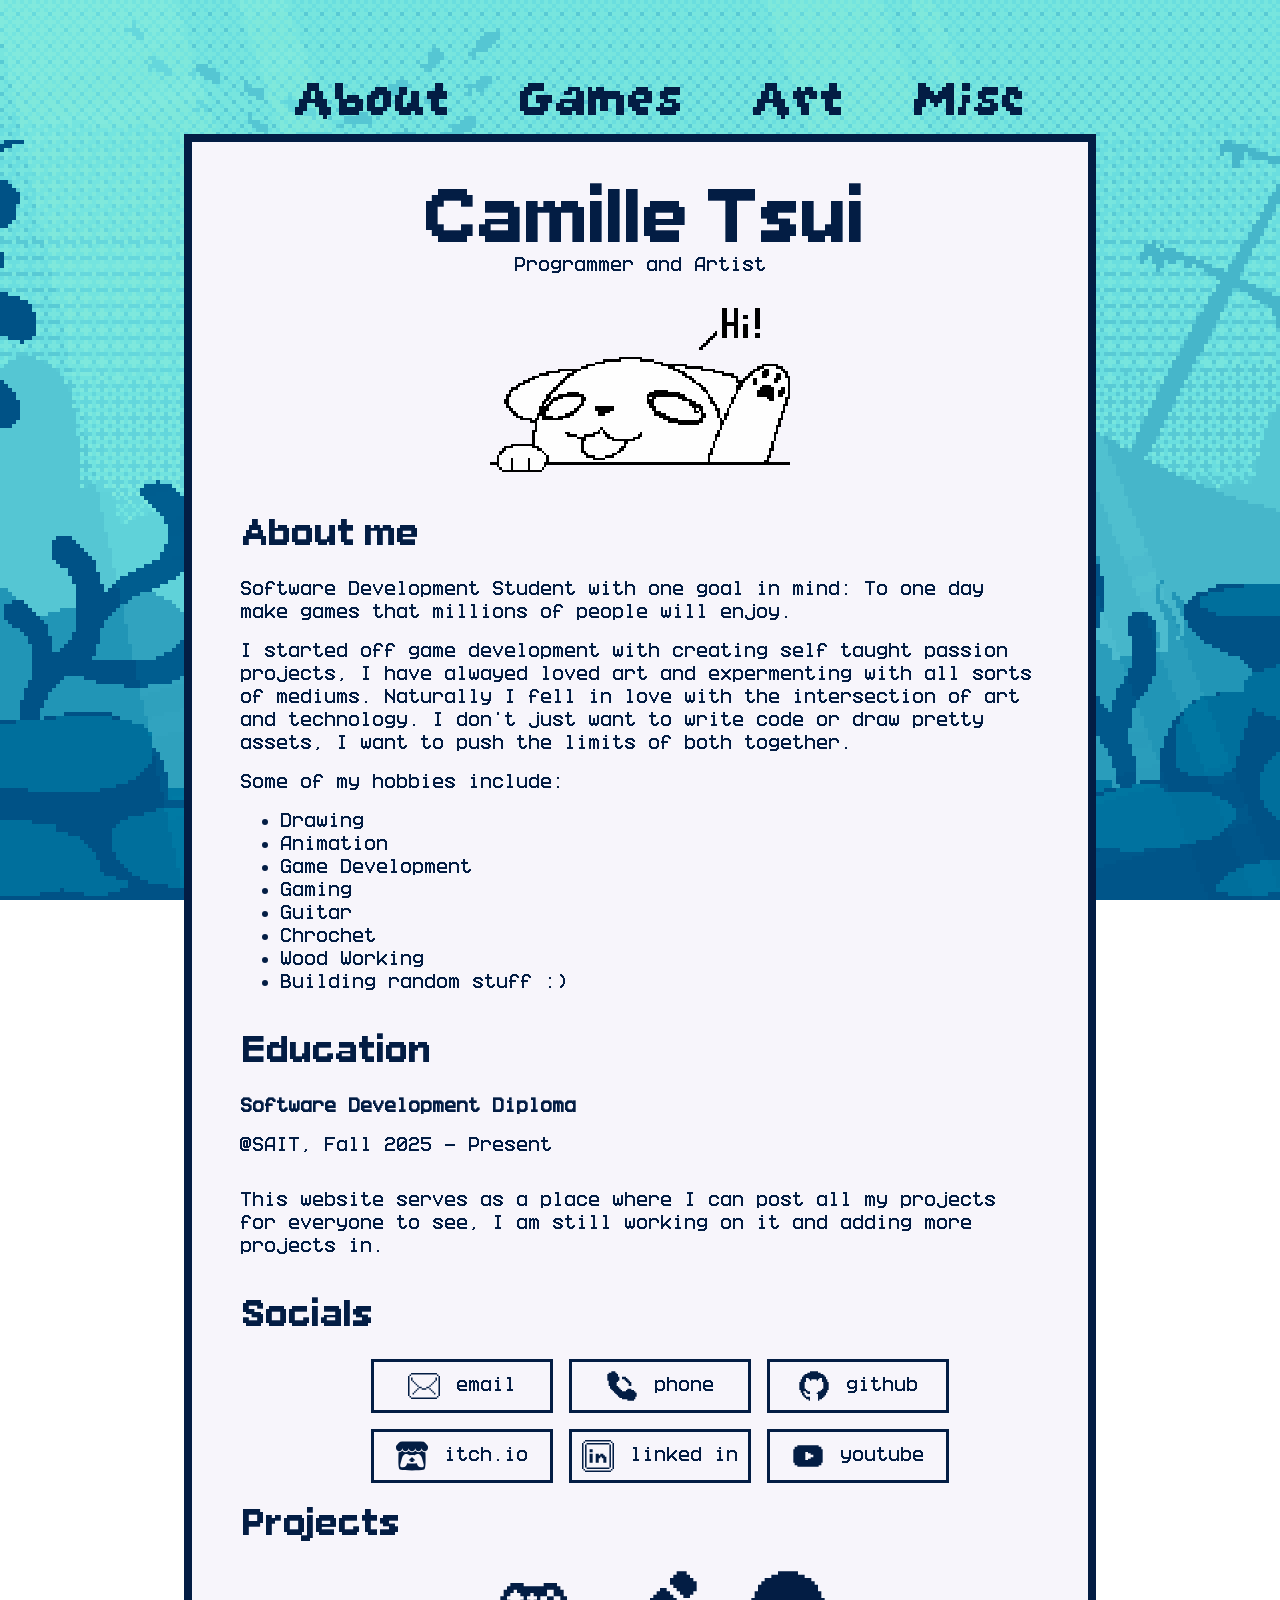
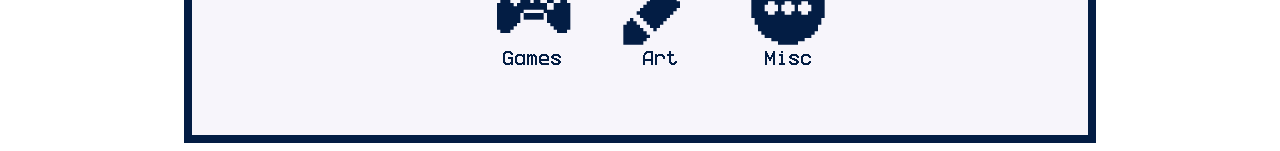
<file: index.html>
<!DOCTYPE html>
<html lang="en">
<head>
    <meta charset="UTF-8">
    <meta name="viewport" content="width=device-width, initial-scale=1.0">
    <title>Camille Tsui Home</title>
    <link rel="stylesheet" href="./styles/styles.css">
    <script src="./scripts/scripts.js" defer></script>
    <script src="./scripts/index-script.js" defer></script>
</head>
<body>
    <header>
        <div id="navbar"></div>
    </header>
    <main>
        <h1>Camille Tsui</h1>
        <p id="job-title">Programmer and Artist</p>
        <img src="./images/cat-hi.png" alt="profile picture" class="profile-pic">

        <section class="about-me">
            <h2>About me</h2>
            <p>Software Development Student with one goal in mind: To one day make games that millions of people will enjoy.</p>
            <p>
                I started off game development with creating self taught passion projects, I have alwayed loved art and expermenting with all sorts of mediums. 
                Naturally I fell in love with the intersection of art and technology. I don't just want to write code or draw pretty assets, I want to push the limits of both together.
            </p>
            <p>
                Some of my hobbies include:
            </p>
            <ul>
                <li>Drawing</li>
                <li>Animation</li>
                <li>Game Development</li>
                <li>Gaming</li>
                <li>Guitar</li>
                <li>Chrochet</li>
                <li>Wood Working</li>
                <li>Building random stuff :)</li>
            </ul>
        </section>

        <section>
            <h2>Education</h2>
            <h3>Software Development Diploma</h3>
            <p>@SAIT, Fall 2025 - Present</p>
        </section>

        <section>
            <p>This website serves as a place where I can post all my projects for everyone to see, I am still working on it and adding more projects in.</p>
        </section>

        <section class="socials">
            <h2>Socials</h2>
            <ul>
                <li id="email">
                    <svg xmlns="http://www.w3.org/2000/svg" width="32" height="32" viewBox="0 0 32 32"><path fill="currentColor" d="M30.47 6.1H32v19.8h-1.53Zm-1.52 19.8h1.52v1.53h-1.52Zm0-21.33h1.52V6.1h-1.52Zm-1.52 3.05h1.52v3.05h-1.52ZM3.05 27.43h25.9v1.52H3.05Zm22.85-4.57h1.53v1.52H25.9Zm0-12.19h1.53v1.52H25.9Zm-1.52 10.66h1.52v1.53h-1.52Zm0-9.14h1.52v1.52h-1.52Zm-1.53 7.62h1.53v1.52h-1.53Zm0-6.1h1.53v1.53h-1.53Zm-1.52 4.58h1.52v1.52h-1.52Zm0-3.05h1.52v1.52h-1.52Zm-3.05 1.52h3.05v1.53h-3.05Zm-4.57 1.53h4.57v1.52h-4.57Zm-3.05-1.53h3.05v1.53h-3.05Zm-1.52 1.53h1.52v1.52H9.14Zm0-3.05h1.52v1.52H9.14Zm-1.52 4.57h1.52v1.52H7.62Zm0-6.1h1.52v1.53H7.62Zm-1.53 7.62h1.53v1.53H6.09Zm0-9.14h1.53v1.52H6.09ZM4.57 22.86h1.52v1.52H4.57Zm0-12.19h1.52v1.52H4.57ZM3.05 3.05h25.9v1.52H3.05Zm0 4.57h1.52v3.05H3.05ZM1.52 25.9h1.53v1.53H1.52Zm0-21.33h1.53V6.1H1.52ZM0 6.1h1.52v19.8H0Z"/></svg>
                    email
                </li>
                <li id="phone">
                    <svg xmlns="http://www.w3.org/2000/svg"  viewBox="0 0 24 24"><path fill="currentColor" d="M12 7V5h3v1h1v1h1v1h1v1h1v3h-2v-2h-1V9h-1V8h-1V7z"/><path fill="currentColor" d="M23 17v3h-1v2h-1v1h-5v-1h-4v-1h-2v-1H9v-1H8v-1H7v-1H6v-1H5v-1H4v-1H3v-2H2V8H1V3h1V2h2V1h3v1h1v1h1v2h1v3H9v1H8v3h1v1h1v1h1v1h1v1h3v-1h1v-1h3v1h2v1h1v1z"/></svg>
                    phone
                </li>
                <li id="github">
                    <svg xmlns="http://www.w3.org/2000/svg"  viewBox="0 0 24 24"><path fill="currentColor" d="M23 [base64]"/></svg>
                    github
                </li>
                <li id="itch.io">
                    <svg xmlns="http://www.w3.org/2000/svg"  viewBox="0 0 24 24"><path fill="currentColor" d="M3.13 1.338C2.08 1.96.02 4.328 0 4.95v1.03c0 1.303 1.22 2.45 2.325 2.45c1.33 0 2.436-1.102 2.436-2.41c0 1.308 1.07 2.41 2.4 2.41c1.328 0 2.362-1.102 2.362-2.41c0 1.308 1.137 2.41 2.466 2.41h.024c1.33 0 2.466-1.102 2.466-2.41c0 1.308 1.034 2.41 2.363 2.41c1.33 0 2.4-1.102 2.4-2.41c0 1.308 1.106 2.41 2.435 2.41C22.78 8.43 24 7.282 24 5.98V4.95c-.02-.62-2.082-2.99-3.13-3.612c-3.253-.114-5.508-.134-8.87-.133c-3.362 0-7.945.053-8.87.133m6.376 6.477a2.7 2.7 0 0 1-.468.602c-.5.49-1.19.795-1.947.795a2.8 2.8 0 0 1-1.95-.795a2.6 2.6 0 0 1-.446-.59a2.8 2.8 0 0 1-.486.59a2.8 2.8 0 0 1-1.95.795a.8.8 0 0 1-.264-.052a40 40 0 0 0-.168 2.95v.005l-.006 1.167c.02 2.334-.23 7.564 1.03 8.85c1.952.454 5.545.662 9.15.663c3.605 0 7.198-.21 9.15-.664c1.26-1.284 1.01-6.514 1.03-8.848l-.006-1.167v-.004a40 40 0 0 0-.168-2.95a.9.9 0 0 1-.263.052a2.8 2.8 0 0 1-1.95-.795a2.7 2.7 0 0 1-.486-.59c-.127.22-.265.412-.447.59a2.8 2.8 0 0 1-1.95.794c-.76 0-1.446-.303-1.948-.793a2.7 2.7 0 0 1-.468-.602a2.7 2.7 0 0 1-.463.602a2.8 2.8 0 0 1-1.95.794h-.16a2.8 2.8 0 0 1-1.95-.793a2.7 2.7 0 0 1-.464-.602zm-2.004 2.59v.002c.795.002 1.5 0 2.373.953A20 20 0 0 1 12 11.253c.72 0 1.438.035 2.125.107c.873-.953 1.578-.95 2.372-.953c.376 0 1.876 0 2.92 2.934l1.123 4.028c.832 2.995-.266 3.068-1.636 3.07c-2.03-.075-3.156-1.55-3.156-3.025c-1.124.184-2.436.276-3.748.277c-1.312 0-2.624-.093-3.748-.277c0 1.475-1.125 2.95-3.156 3.026c-1.37-.004-2.468-.077-1.636-3.072l1.122-4.027c1.045-2.934 2.545-2.934 2.92-2.934zM12 12.714c-.002.002-2.14 1.964-2.523 2.662l1.4-.056v1.22c0 .056.56.033 1.123.007c.562.026 1.124.05 1.124-.008v-1.22l1.4.055C14.138 14.677 12 12.713 12 12.713z"/></svg>
                    itch.io
                </li>
                <li id="linked-in">
                    <svg xmlns="http://www.w3.org/2000/svg" viewBox="0 0 32 32"><path fill="currentColor" d="M30.47 3.05H32v25.9h-1.53Zm-1.52 25.9h1.52v1.53h-1.52Zm0-27.43h1.52v1.53h-1.52Zm-1.53 3.05h1.53v22.86h-1.53ZM3.04 30.48h25.91V32H3.04Zm1.53-3.05h22.85v1.52H4.57Zm18.28-12.19h-1.52v-1.53h-3.05v1.53h-1.52v-1.53h-3.05v9.15h3.05v-4.57h1.52v-1.53h1.53v1.53h1.52v4.57h3.05v-6.1h-1.53zM7.61 13.71h3.05v9.15H7.61Zm0-4.57h3.05v3.05H7.61ZM4.57 3.05h22.85v1.52H4.57ZM3.04 0h25.91v1.52H3.04Zm0 4.57h1.53v22.86H3.04ZM1.52 28.95h1.52v1.53H1.52Zm0-27.43h1.52v1.53H1.52ZM0 3.05h1.52v25.9H0Z"/></svg>
                    linked in
                </li>
                <li id="youtube">
                    <svg xmlns="http://www.w3.org/2000/svg"  viewBox="0 0 24 24"><path fill="currentColor" d="M22 7V5h-2V4H4v1H2v2H1v10h1v2h2v1h16v-1h2v-2h1V7zm-10 8h-2V9h2v1h2v1h2v2h-2v1h-2z"/></svg>
                    youtube
                </li>
            </ul>
        </section>

        <section class="projects">
            <h2>Projects</h2>
            <ul>
                <li id="games">
                    <svg xmlns="http://www.w3.org/2000/svg"  viewBox="0 0 24 24"><path fill="currentColor" d="M15.503 13.502H9.502v2h6.001z"/><path fill="currentColor" d="M22.505 10.501v-2h-1v-2h-1v-1h-1V4.5h-4.002v1H9.502v-1H5.5v1h-1v1h-1v2h-1v2.001h-1v8.002h1v1h3v-1h1.001v-1h1v-1h1v-3.001h1v-1h6.002v1h1v3h1v1.001h1v1h1.001v1h3v-1h1.001v-8.002zm-17.004-2v-1h1v-1h1v1h1v1h1v1h-1v1h-1v1h-1v-1h-1v-1h-1v-1zm8.002 1h-1v1h-1v-1h-1.001v-1h1v-1h1v1h1zm7.001 1h-2v2h-2v-2h-2.001v-2h2v-2h2v2h2.001z"/><path fill="currentColor" d="M18.504 8.501h-2v2h2z"/></svg>
                    Games
                </li>
                <li id="art">
                    <svg xmlns="http://www.w3.org/2000/svg" viewBox="0 0 24 24"><path fill="currentColor" d="M8 [base64]"/></svg>
                    Art
                </li>
                <li id="misc">
                    <svg xmlns="http://www.w3.org/2000/svg"  viewBox="0 0 24 24"><path fill="currentColor" d="M22 9V7h-1V5h-1V4h-1V3h-2V2h-2V1H9v1H7v1H5v1H4v1H3v2H2v2H1v6h1v2h1v2h1v1h1v1h2v1h2v1h6v-1h2v-1h2v-1h1v-1h1v-2h1v-2h1V9zm-9 1v1h1v2h-1v1h-2v-1h-1v-2h1v-1zm-8 1h1v-1h2v1h1v2H8v1H6v-1H5zm14 2h-1v1h-2v-1h-1v-2h1v-1h2v1h1z"/></svg>
                    Misc
                </li>
            </ul>
        </section>
    </main>
</body>
</html>
</file>
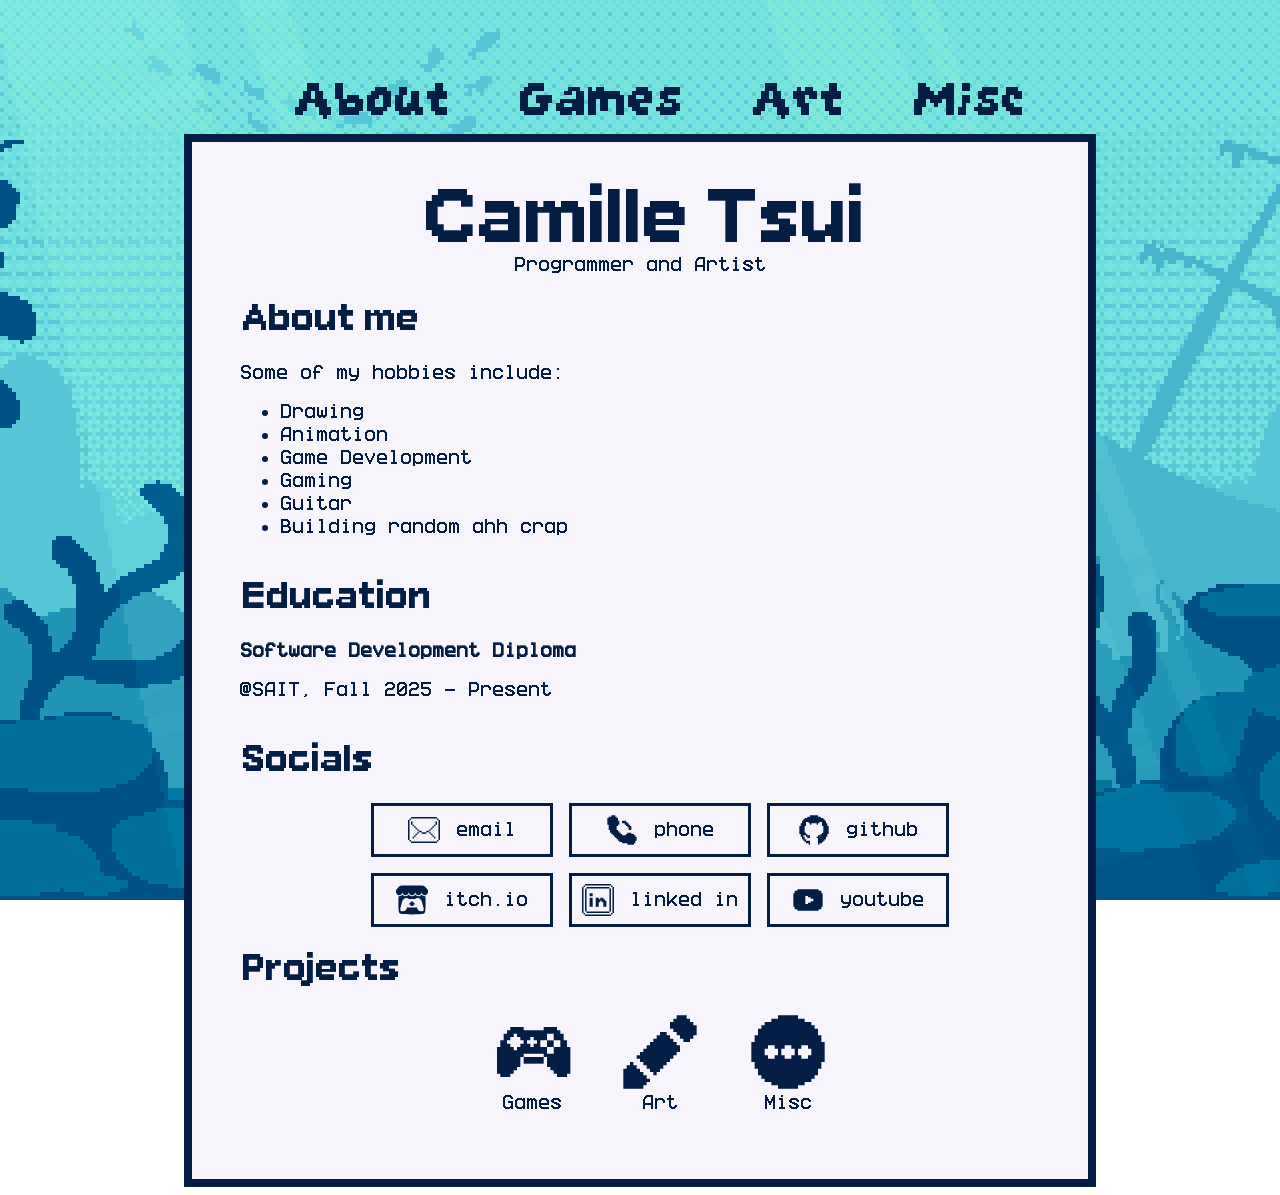
<file: pages/index.html>
<!DOCTYPE html>
<html lang="en">
<head>
    <meta charset="UTF-8">
    <meta name="viewport" content="width=device-width, initial-scale=1.0">
    <title>Camille Tsui Home</title>
    <link rel="stylesheet" href="../styles/styles.css">
    <script src="../scripts/scripts.js" defer></script>
    <script src="../scripts/index-script.js" defer></script>
</head>
<body>
    <header>
        <div id="navbar"></div>
    </header>
    <main>
        <h1>Camille Tsui</h1>
        <p id="job-title">Programmer and Artist</p> <!--description of self-->

        <section class="about-me">
            <h2>About me</h2>
            <p><!--Combining creativity with technology is what I'm about. <br> -->
                Some of my hobbies include:
            </p>
            <ul>
                <li>Drawing</li>
                <li>Animation</li>
                <li>Game Development</li>
                <li>Gaming</li>
                <li>Guitar</li>
                <li>Building random ahh crap</li>
            </ul>
        </section>

        <section>
            <h2>Education</h2>
            <h3>Software Development Diploma</h3>
            <p>@SAIT, Fall 2025 - Present</p>
        </section>

        <section class="socials">
            <h2>Socials</h2>
            <ul>
                <li id="email">
                    <svg xmlns="http://www.w3.org/2000/svg" width="32" height="32" viewBox="0 0 32 32"><path fill="currentColor" d="M30.47 6.1H32v19.8h-1.53Zm-1.52 19.8h1.52v1.53h-1.52Zm0-21.33h1.52V6.1h-1.52Zm-1.52 3.05h1.52v3.05h-1.52ZM3.05 27.43h25.9v1.52H3.05Zm22.85-4.57h1.53v1.52H25.9Zm0-12.19h1.53v1.52H25.9Zm-1.52 10.66h1.52v1.53h-1.52Zm0-9.14h1.52v1.52h-1.52Zm-1.53 7.62h1.53v1.52h-1.53Zm0-6.1h1.53v1.53h-1.53Zm-1.52 4.58h1.52v1.52h-1.52Zm0-3.05h1.52v1.52h-1.52Zm-3.05 1.52h3.05v1.53h-3.05Zm-4.57 1.53h4.57v1.52h-4.57Zm-3.05-1.53h3.05v1.53h-3.05Zm-1.52 1.53h1.52v1.52H9.14Zm0-3.05h1.52v1.52H9.14Zm-1.52 4.57h1.52v1.52H7.62Zm0-6.1h1.52v1.53H7.62Zm-1.53 7.62h1.53v1.53H6.09Zm0-9.14h1.53v1.52H6.09ZM4.57 22.86h1.52v1.52H4.57Zm0-12.19h1.52v1.52H4.57ZM3.05 3.05h25.9v1.52H3.05Zm0 4.57h1.52v3.05H3.05ZM1.52 25.9h1.53v1.53H1.52Zm0-21.33h1.53V6.1H1.52ZM0 6.1h1.52v19.8H0Z"/></svg>
                    email
                </li>
                <li id="phone">
                    <svg xmlns="http://www.w3.org/2000/svg"  viewBox="0 0 24 24"><path fill="currentColor" d="M12 7V5h3v1h1v1h1v1h1v1h1v3h-2v-2h-1V9h-1V8h-1V7z"/><path fill="currentColor" d="M23 17v3h-1v2h-1v1h-5v-1h-4v-1h-2v-1H9v-1H8v-1H7v-1H6v-1H5v-1H4v-1H3v-2H2V8H1V3h1V2h2V1h3v1h1v1h1v2h1v3H9v1H8v3h1v1h1v1h1v1h1v1h3v-1h1v-1h3v1h2v1h1v1z"/></svg>
                    phone
                </li>
                <li id="github">
                    <svg xmlns="http://www.w3.org/2000/svg"  viewBox="0 0 24 24"><path fill="currentColor" d="M23 [base64]"/></svg>
                    <!-- <svg xmlns="http://www.w3.org/2000/svg" width="24" height="24" viewBox="0 0 24 24"><path fill="currentColor" d="M12 .297c-6.63 0-12 5.373-12 12c0 5.303 3.438 9.8 8.205 11.385c.6.113.82-.258.82-.577c0-.285-.01-1.04-.015-2.04c-3.338.724-4.042-1.61-4.042-1.61C4.422 18.07 3.633 17.7 3.633 17.7c-1.087-.744.084-.729.084-.729c1.205.084 1.838 1.236 1.838 1.236c1.07 1.835 2.809 1.305 3.495.998c.108-.776.417-1.305.76-1.605c-2.665-.3-5.466-1.332-5.466-5.93c0-1.31.465-2.38 1.235-3.22c-.135-.303-.54-1.523.105-3.176c0 0 1.005-.322 3.3 1.23c.96-.267 1.98-.399 3-.405c1.02.006 2.04.138 3 .405c2.28-1.552 3.285-1.23 3.285-1.23c.645 1.653.24 2.873.12 3.176c.765.84 1.23 1.91 1.23 3.22c0 4.61-2.805 5.625-5.475 5.92c.42.36.81 1.096.81 2.22c0 1.606-.015 2.896-.015 3.286c0 .315.21.69.825.57C20.565 22.092 24 17.592 24 12.297c0-6.627-5.373-12-12-12"/></svg> -->
                    github
                </li>
                <li id="itch.io">
                    <svg xmlns="http://www.w3.org/2000/svg"  viewBox="0 0 24 24"><path fill="currentColor" d="M3.13 1.338C2.08 1.96.02 4.328 0 4.95v1.03c0 1.303 1.22 2.45 2.325 2.45c1.33 0 2.436-1.102 2.436-2.41c0 1.308 1.07 2.41 2.4 2.41c1.328 0 2.362-1.102 2.362-2.41c0 1.308 1.137 2.41 2.466 2.41h.024c1.33 0 2.466-1.102 2.466-2.41c0 1.308 1.034 2.41 2.363 2.41c1.33 0 2.4-1.102 2.4-2.41c0 1.308 1.106 2.41 2.435 2.41C22.78 8.43 24 7.282 24 5.98V4.95c-.02-.62-2.082-2.99-3.13-3.612c-3.253-.114-5.508-.134-8.87-.133c-3.362 0-7.945.053-8.87.133m6.376 6.477a2.7 2.7 0 0 1-.468.602c-.5.49-1.19.795-1.947.795a2.8 2.8 0 0 1-1.95-.795a2.6 2.6 0 0 1-.446-.59a2.8 2.8 0 0 1-.486.59a2.8 2.8 0 0 1-1.95.795a.8.8 0 0 1-.264-.052a40 40 0 0 0-.168 2.95v.005l-.006 1.167c.02 2.334-.23 7.564 1.03 8.85c1.952.454 5.545.662 9.15.663c3.605 0 7.198-.21 9.15-.664c1.26-1.284 1.01-6.514 1.03-8.848l-.006-1.167v-.004a40 40 0 0 0-.168-2.95a.9.9 0 0 1-.263.052a2.8 2.8 0 0 1-1.95-.795a2.7 2.7 0 0 1-.486-.59c-.127.22-.265.412-.447.59a2.8 2.8 0 0 1-1.95.794c-.76 0-1.446-.303-1.948-.793a2.7 2.7 0 0 1-.468-.602a2.7 2.7 0 0 1-.463.602a2.8 2.8 0 0 1-1.95.794h-.16a2.8 2.8 0 0 1-1.95-.793a2.7 2.7 0 0 1-.464-.602zm-2.004 2.59v.002c.795.002 1.5 0 2.373.953A20 20 0 0 1 12 11.253c.72 0 1.438.035 2.125.107c.873-.953 1.578-.95 2.372-.953c.376 0 1.876 0 2.92 2.934l1.123 4.028c.832 2.995-.266 3.068-1.636 3.07c-2.03-.075-3.156-1.55-3.156-3.025c-1.124.184-2.436.276-3.748.277c-1.312 0-2.624-.093-3.748-.277c0 1.475-1.125 2.95-3.156 3.026c-1.37-.004-2.468-.077-1.636-3.072l1.122-4.027c1.045-2.934 2.545-2.934 2.92-2.934zM12 12.714c-.002.002-2.14 1.964-2.523 2.662l1.4-.056v1.22c0 .056.56.033 1.123.007c.562.026 1.124.05 1.124-.008v-1.22l1.4.055C14.138 14.677 12 12.713 12 12.713z"/></svg>
                    itch.io
                </li>
                <li id="linked-in">
                    <svg xmlns="http://www.w3.org/2000/svg" viewBox="0 0 32 32"><path fill="currentColor" d="M30.47 3.05H32v25.9h-1.53Zm-1.52 25.9h1.52v1.53h-1.52Zm0-27.43h1.52v1.53h-1.52Zm-1.53 3.05h1.53v22.86h-1.53ZM3.04 30.48h25.91V32H3.04Zm1.53-3.05h22.85v1.52H4.57Zm18.28-12.19h-1.52v-1.53h-3.05v1.53h-1.52v-1.53h-3.05v9.15h3.05v-4.57h1.52v-1.53h1.53v1.53h1.52v4.57h3.05v-6.1h-1.53zM7.61 13.71h3.05v9.15H7.61Zm0-4.57h3.05v3.05H7.61ZM4.57 3.05h22.85v1.52H4.57ZM3.04 0h25.91v1.52H3.04Zm0 4.57h1.53v22.86H3.04ZM1.52 28.95h1.52v1.53H1.52Zm0-27.43h1.52v1.53H1.52ZM0 3.05h1.52v25.9H0Z"/></svg>
                    linked in
                </li>
                <li id="youtube">
                    <svg xmlns="http://www.w3.org/2000/svg"  viewBox="0 0 24 24"><path fill="currentColor" d="M22 7V5h-2V4H4v1H2v2H1v10h1v2h2v1h16v-1h2v-2h1V7zm-10 8h-2V9h2v1h2v1h2v2h-2v1h-2z"/></svg>
                   <!-- <svg xmlns="http://www.w3.org/2000/svg" width="24" height="24" viewBox="0 0 24 24"><path fill="currentColor" d="M23.498 6.186a3.02 3.02 0 0 0-2.122-2.136C19.505 3.545 12 3.545 12 3.545s-7.505 0-9.377.505A3.02 3.02 0 0 0 .502 6.186C0 8.07 0 12 0 12s0 3.93.502 5.814a3.02 3.02 0 0 0 2.122 2.136c1.871.505 9.376.505 9.376.505s7.505 0 9.377-.505a3.02 3.02 0 0 0 2.122-2.136C24 15.93 24 12 24 12s0-3.93-.502-5.814M9.545 15.568V8.432L15.818 12z"/></svg> -->
                    youtube
                </li>
            </ul>
        </section>

        <section class="projects">
            <h2>Projects</h2>
            <!--Add project cards-->
            <ul>
                <li id="games">
                    <svg xmlns="http://www.w3.org/2000/svg"  viewBox="0 0 24 24"><path fill="currentColor" d="M15.503 13.502H9.502v2h6.001z"/><path fill="currentColor" d="M22.505 10.501v-2h-1v-2h-1v-1h-1V4.5h-4.002v1H9.502v-1H5.5v1h-1v1h-1v2h-1v2.001h-1v8.002h1v1h3v-1h1.001v-1h1v-1h1v-3.001h1v-1h6.002v1h1v3h1v1.001h1v1h1.001v1h3v-1h1.001v-8.002zm-17.004-2v-1h1v-1h1v1h1v1h1v1h-1v1h-1v1h-1v-1h-1v-1h-1v-1zm8.002 1h-1v1h-1v-1h-1.001v-1h1v-1h1v1h1zm7.001 1h-2v2h-2v-2h-2.001v-2h2v-2h2v2h2.001z"/><path fill="currentColor" d="M18.504 8.501h-2v2h2z"/></svg>
                    Games
                </li>
                <li id="art">
                    <svg xmlns="http://www.w3.org/2000/svg" viewBox="0 0 24 24"><path fill="currentColor" d="M8 [base64]"/></svg>
                    Art
                </li>
                <li id="misc">
                    <svg xmlns="http://www.w3.org/2000/svg"  viewBox="0 0 24 24"><path fill="currentColor" d="M22 9V7h-1V5h-1V4h-1V3h-2V2h-2V1H9v1H7v1H5v1H4v1H3v2H2v2H1v6h1v2h1v2h1v1h1v1h2v1h2v1h6v-1h2v-1h2v-1h1v-1h1v-2h1v-2h1V9zm-9 1v1h1v2h-1v1h-2v-1h-1v-2h1v-1zm-8 1h1v-1h2v1h1v2H8v1H6v-1H5zm14 2h-1v1h-2v-1h-1v-2h1v-1h2v1h1z"/></svg>
                    Misc
                </li>
            </ul>
        </section>
    </main>
</body>
</html>
</file>
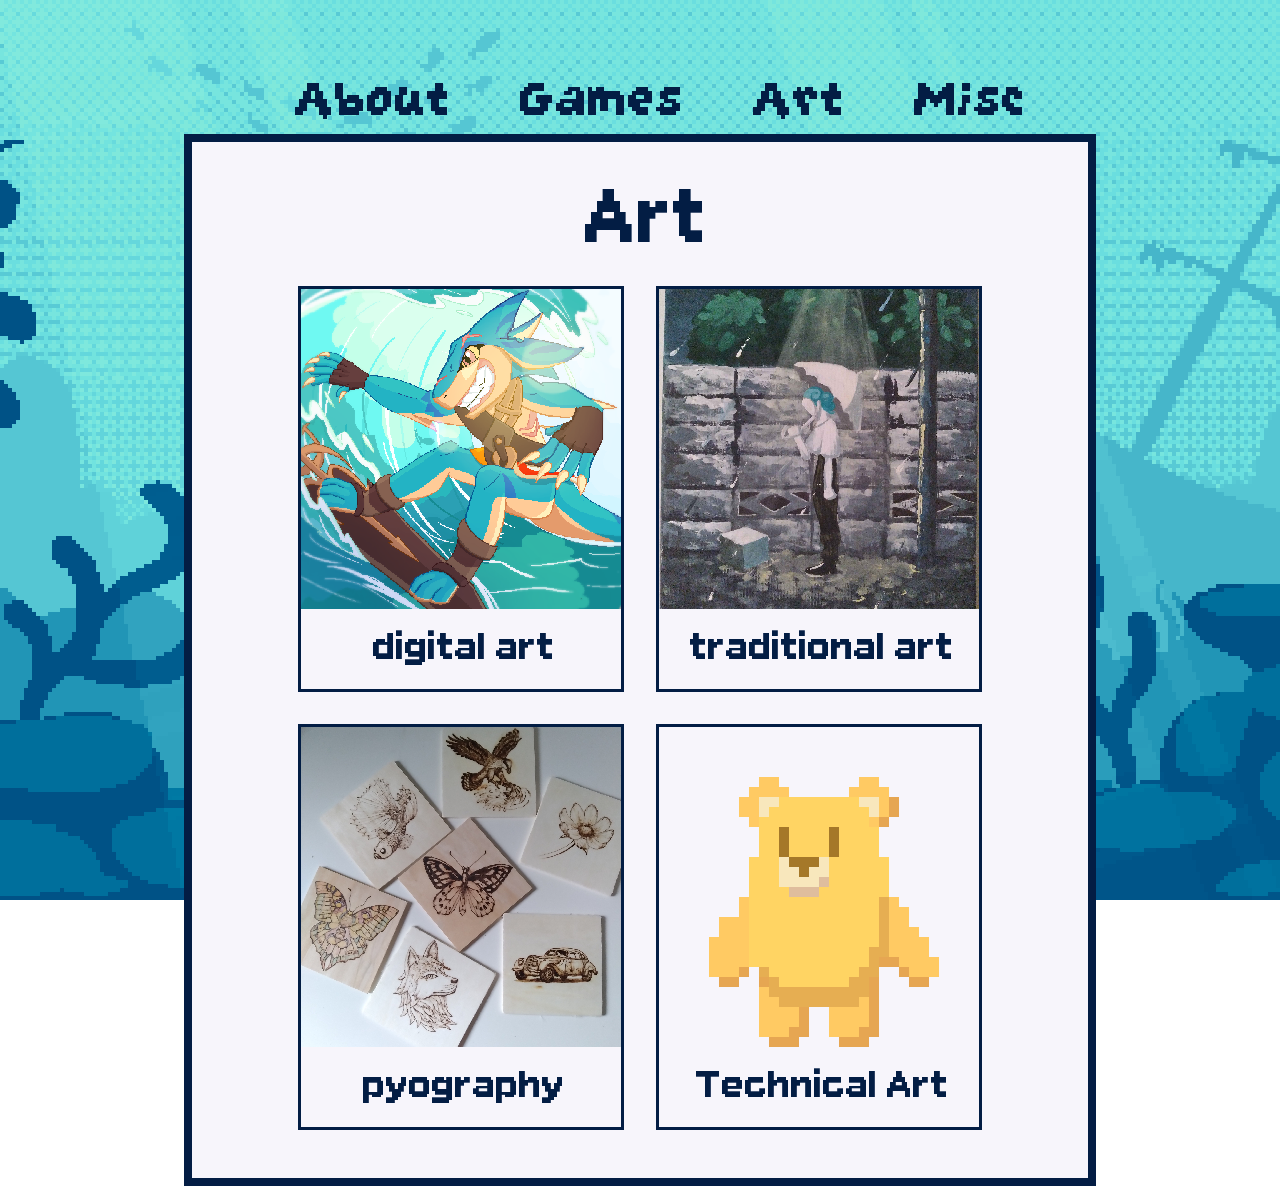
<file: pages/art.html>
<!DOCTYPE html>
<html lang="en">
<head>
    <meta charset="UTF-8">
    <meta name="viewport" content="width=device-width, initial-scale=1.0">
    <title>Art</title>
    <link rel="stylesheet" href="../styles/styles.css">
    <script src="../scripts/scripts.js" defer></script>
    <script src="../scripts/art-script.js" defer></script>
</head>
<body>
    <header>
        <div id="navbar"></div>
    </header>
    <div class="full-img" id="fullImgBox">
        <img src = "../images/test-image.jpg" id="fullImg">
        <span onclick="closeFullImg()">X</span>
    </div>
    <main>
        <h1>Art</h1>
        <div class="arts-container">

            <div class="art-card" onclick="goToArtPage('digital-art')">
                <img class="art-card-image" src="../images/art/digital-art/mako.png">
                <h2 class="art-title">digital art</h2>
            </div>

            <div class="art-card" onclick="goToArtPage('traditional-art')">
                <img class="art-card-image" src="../images/art/traditional-art/Dramatugry.jpg">
                <h2 class="art-title">traditional art</h2>
            </div>

            <div class="art-card" onclick="goToArtPage('pyrography')">
                <img class="art-card-image" src="../images/art/pyography/collection.jpg">
                <h2 class="art-title">pyography</h2>
            </div>
            <div class="art-card" onclick="goToTechnicalArtPage()">
                <img class="art-card-image" src="../images/art/technical-art/bear.png">
                <h2 class="art-title">Technical Art</h2>
            </div>
        </div>
    </main>
</body>
</html>
</file>
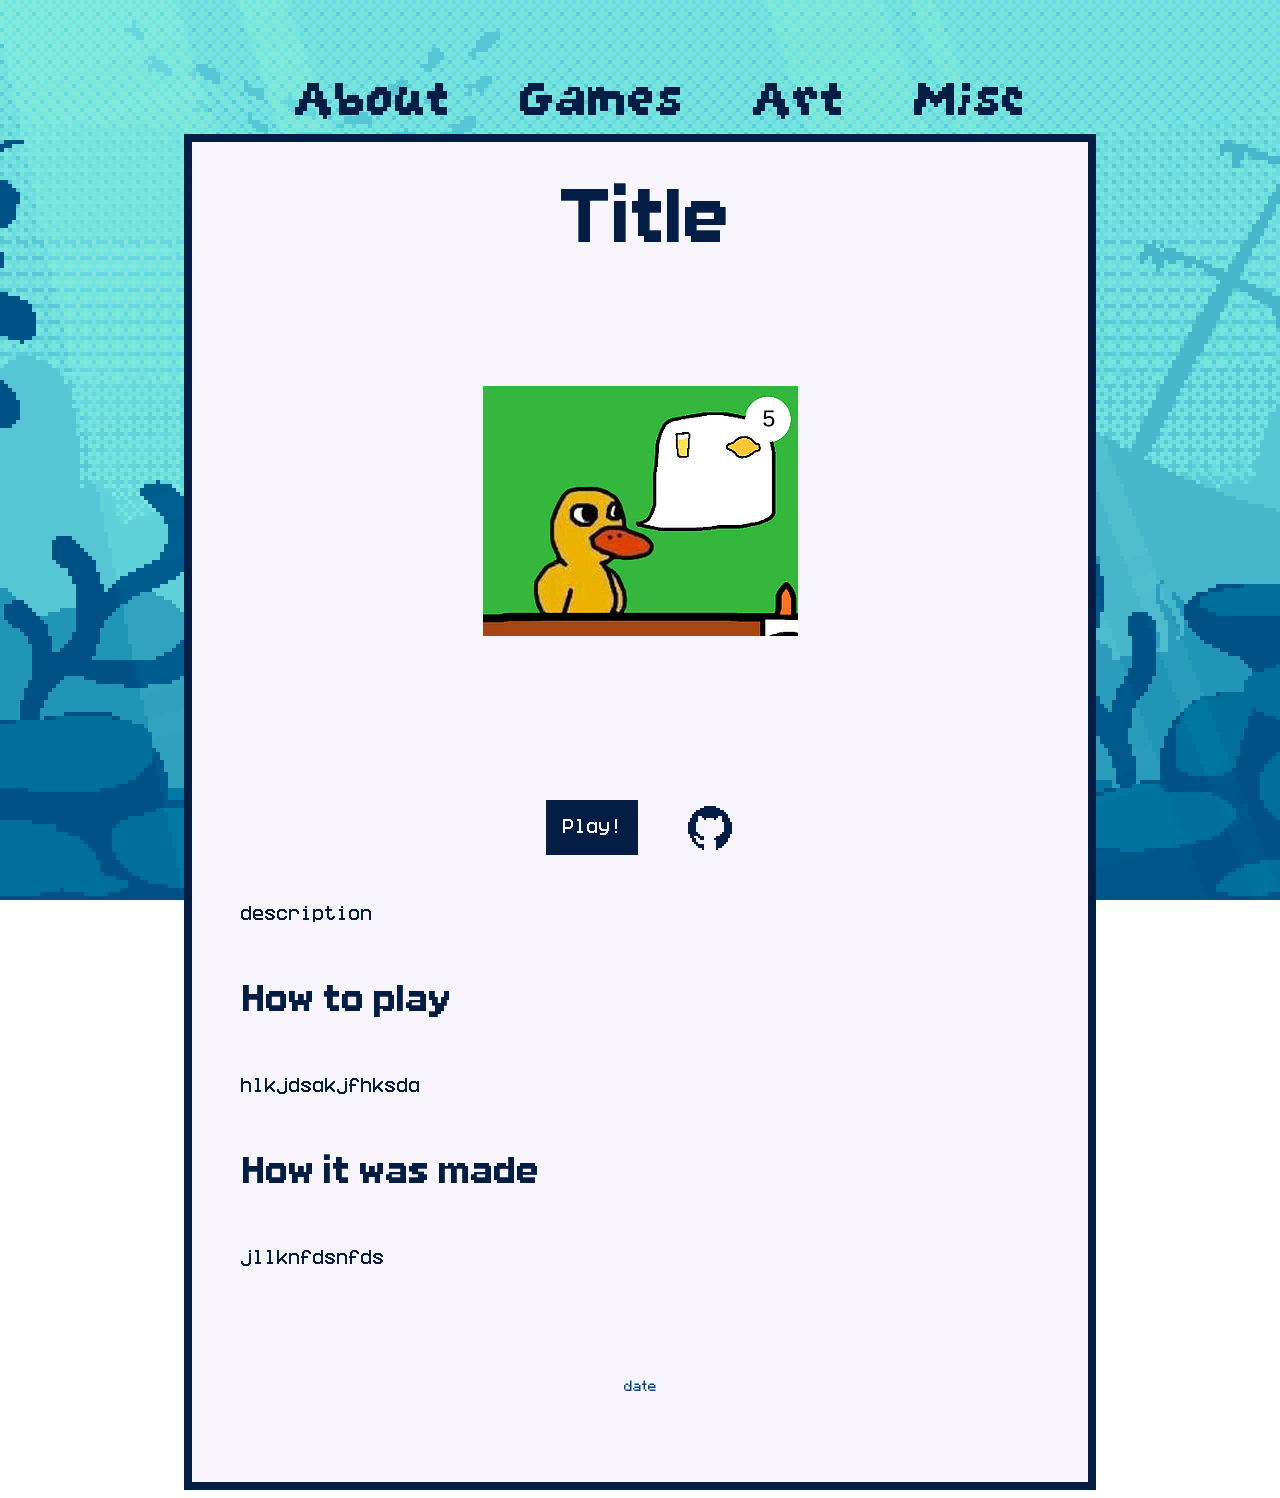
<file: pages/game-prototype.html>
<!DOCTYPE html>
<html lang="en">
<head>
    <meta charset="UTF-8">
    <meta name="viewport" content="width=device-width, initial-scale=1.0">
    <title>Games</title>
    <link rel="stylesheet" href="../styles/styles.css">
    <script src="../scripts/scripts.js" defer></script>
    <script src="../scripts/games-script.js" defer></script>
</head>
<body>
    <header>
    <header>
        <div id="navbar"></div>
    </header>
    </header>
    <main>
        <div id="game-detail-container">
            <h1>Title</h1>
            <div id="game-image-container">
                <img class="game-image" src="../images/got-any-grapes.png" alt="">
            </div>
            <div class="button-container">
                <p id="play-button">Play!</p>
                <svg id="git-button" xmlns="http://www.w3.org/2000/svg"  viewBox="0 0 24 24"><path fill="currentColor" d="M23 [base64]"/></svg>
            </div>
            <p id="game-descprption">description</p>
            <h2 id="how-to-play-header">How to play</h2>
            <p id="how-to-play-text">hlkjdsakjfhksda</p>
            <h2 id="how-it-was-made-text">How it was made</h2>
            <p id="how-it-was-made-text">jllknfdsnfds</p>
            <ul id="tags">
                <!--tags-->
            </ul>
            <p id="date">date</p> <!--idk where to put this rn-->
        </div>
    </main>
</body>
</html>
</file>
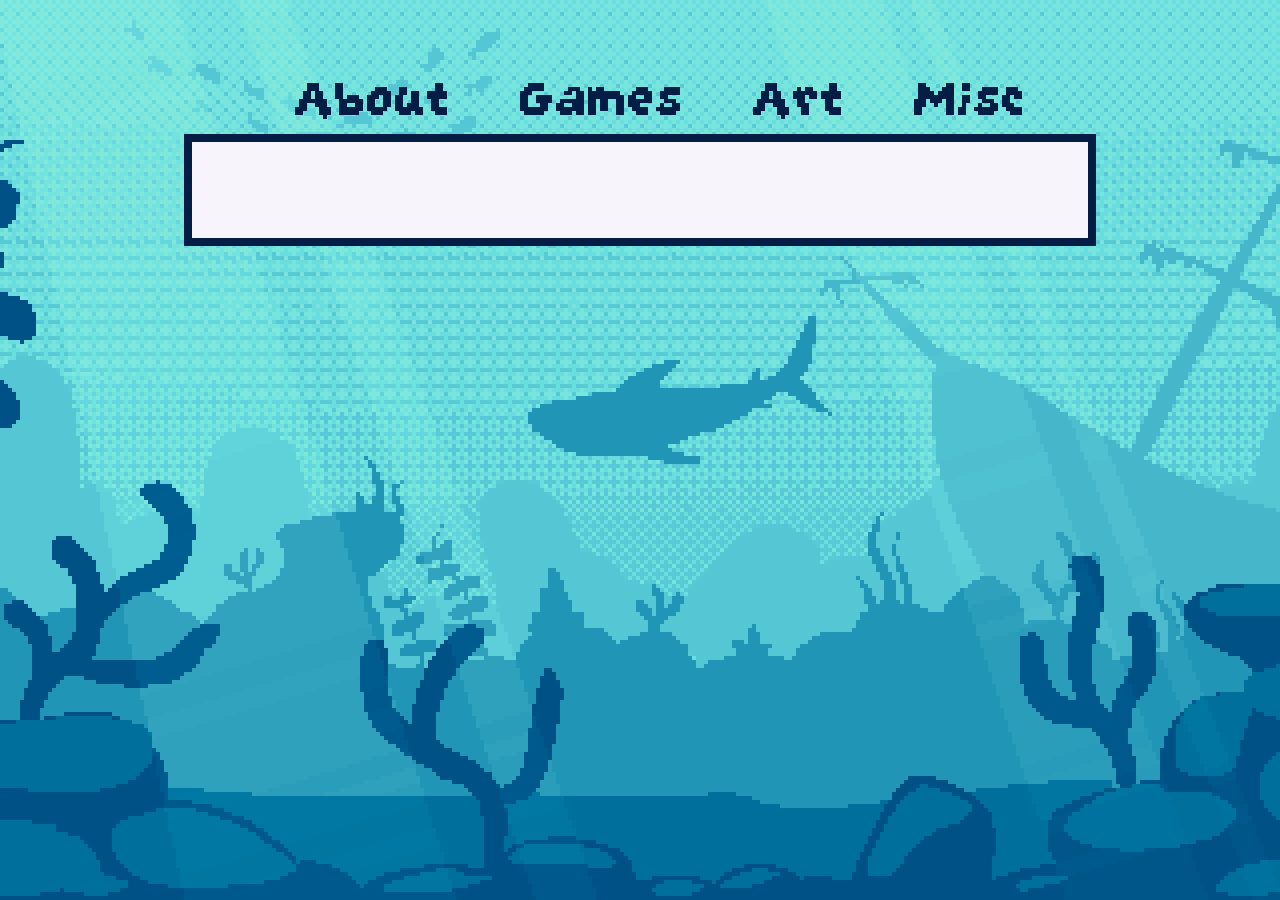
<file: pages/game.html>
<!DOCTYPE html>
<html lang="en">
<head>
    <meta charset="UTF-8">
    <meta name="viewport" content="width=device-width, initial-scale=1.0">
    <title>Games</title>
    <link rel="stylesheet" href="../styles/styles.css">
    <script src="../scripts/scripts.js" defer></script>
    <script src="../scripts/game-script.js" defer></script>
</head>
<body>
    <header>
    <header>
        <div id="navbar"></div>
    </header>
    </header>
    <main>
        <div id="game-detail-container">

        </div>
    </main>
</body>
</html>
</file>
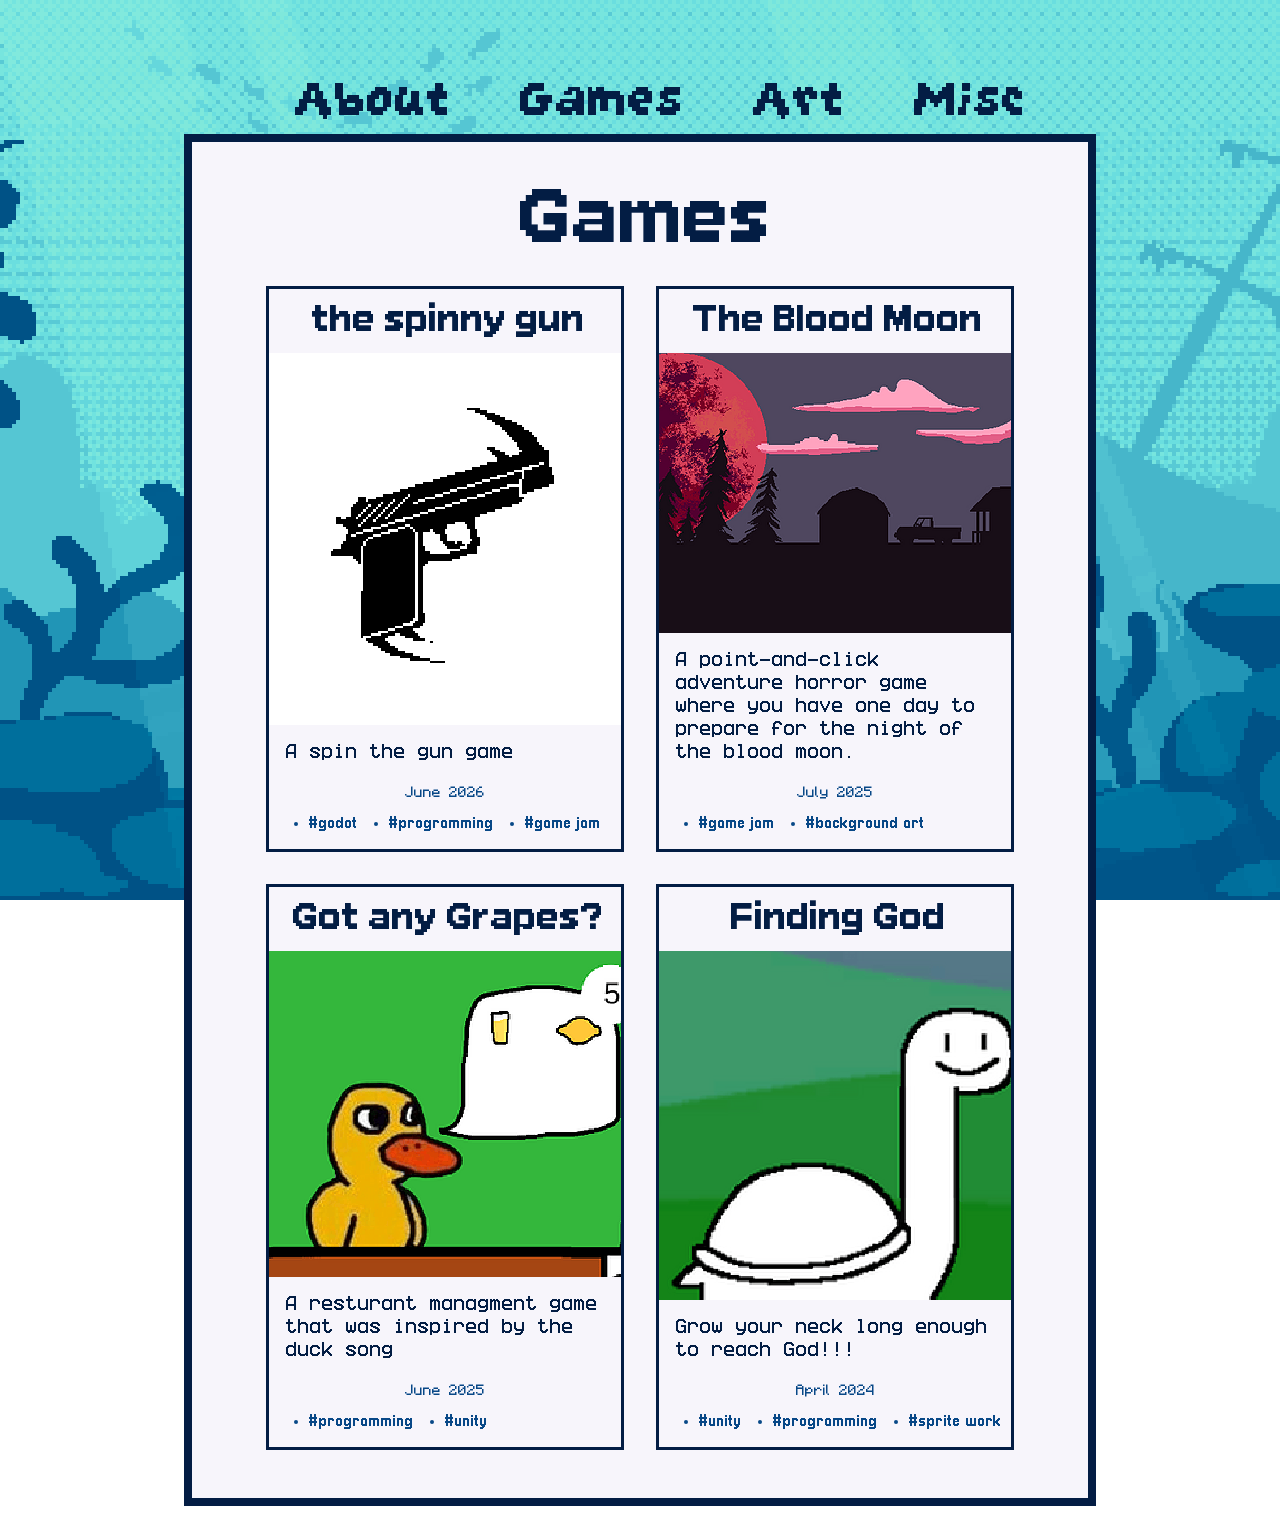
<file: pages/games.html>
<!DOCTYPE html>
<html lang="en">
<head>
    <meta charset="UTF-8">
    <meta name="viewport" content="width=device-width, initial-scale=1.0">
    <title>Games</title>
    <link rel="stylesheet" href="../styles/styles.css">
    <script src="../scripts/scripts.js" defer></script>
    <script src="../scripts/games-script.js" defer></script>
</head>
<body>
    <header>
    <header>
        <div id="navbar"></div>
    </header>
    </header>
    <main>
        <h1>Games</h1>
        </div>
        <div id="games-container"></div>
    </main>
</body>
</html>
</file>
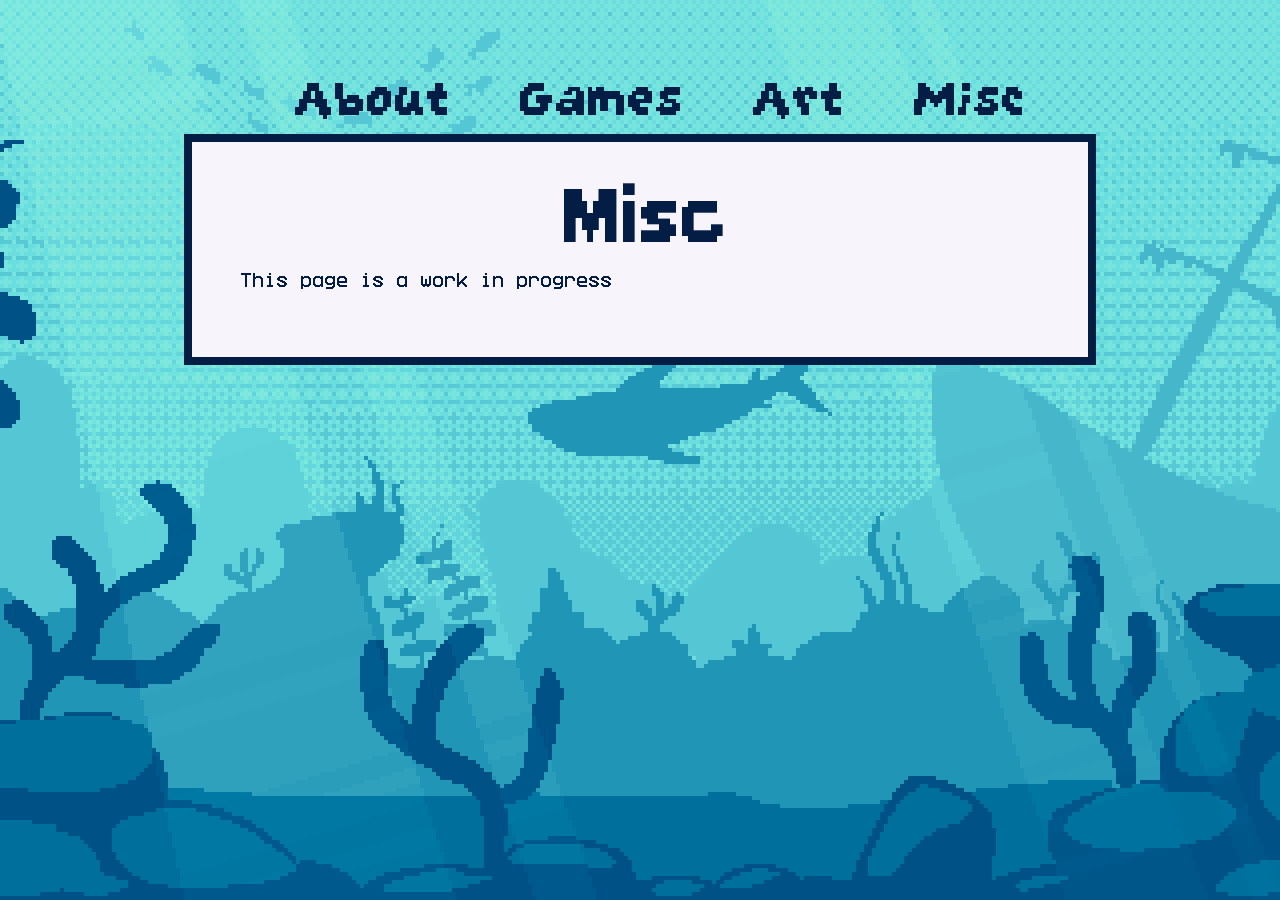
<file: pages/misc.html>
<!DOCTYPE html>
<html lang="en">
<head>
    <meta charset="UTF-8">
    <meta name="viewport" content="width=device-width, initial-scale=1.0">
    <title>Misc</title>
    <link rel="stylesheet" href="../styles/styles.css">
    <script src="../scripts/scripts.js" defer></script>
</head>
<body>
    <header>
    <header>
        <div id="navbar"></div>
    </header>
    </header>
    <main>
        <h1>Misc</h1>
        <p>This page is a work in progress</p>
    </main>
</body>
</html>
</file>
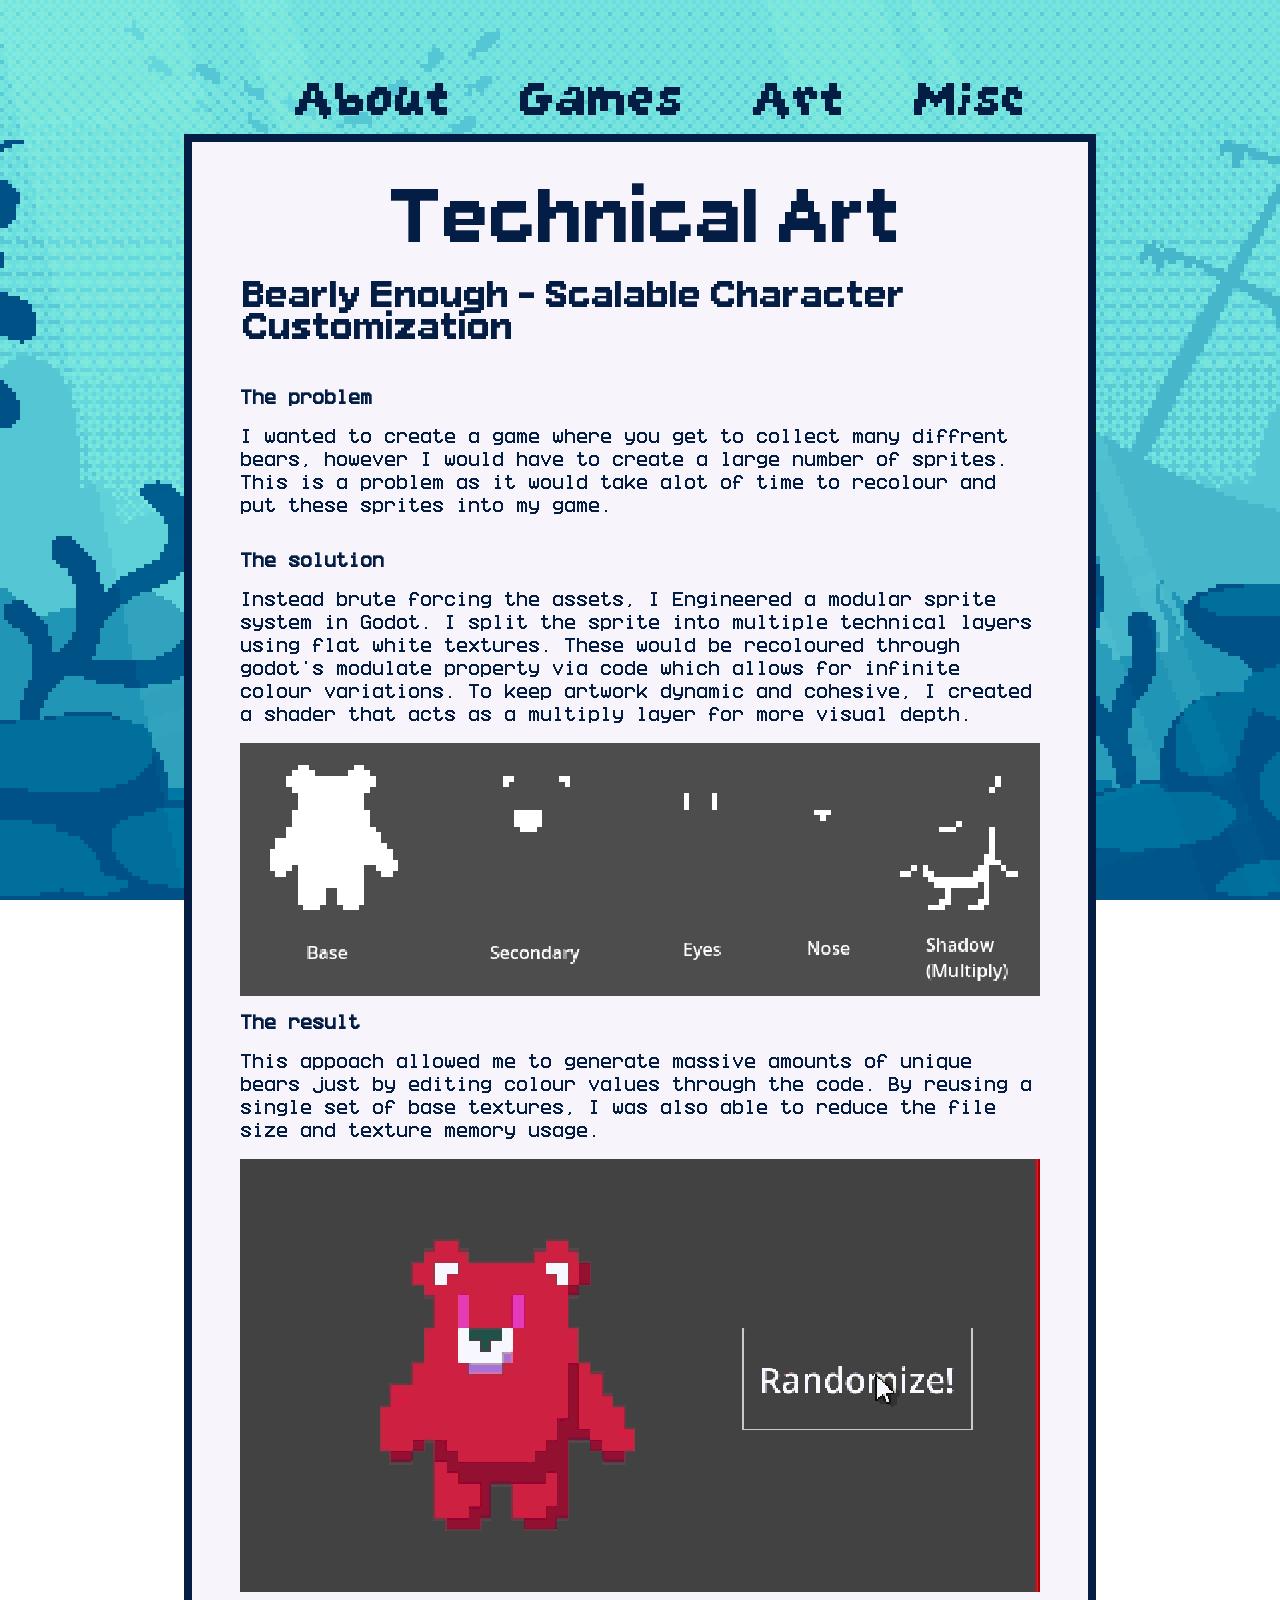
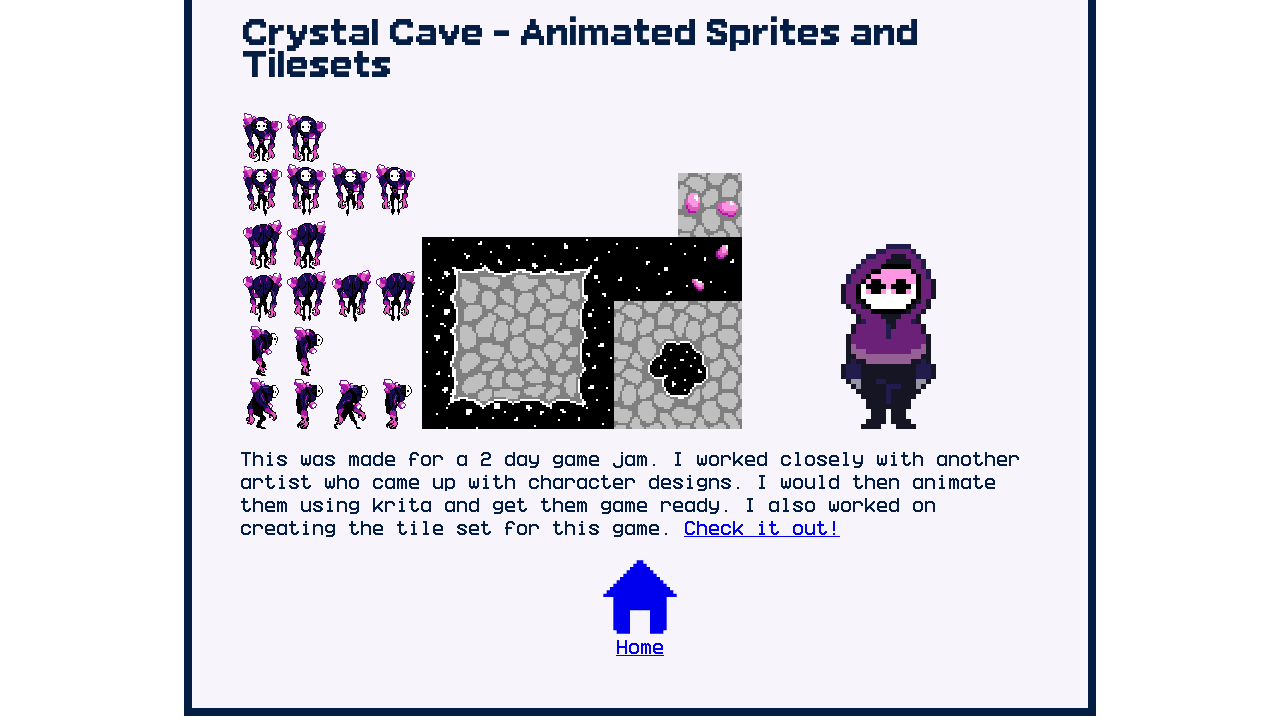
<file: pages/technical-art.html>
<!DOCTYPE html>
<html lang="en">
<head>
    <meta charset="UTF-8">
    <meta name="viewport" content="width=device-width, initial-scale=1.0">
    <title>Technical Art</title>
    <link rel="stylesheet" href="../styles/styles.css">
    <script src="../scripts/scripts.js" defer></script>
</head>
<body>
    <header>
    <header>
        <div id="navbar"></div>
    </header>
    </header>
    <main>
        <h1>Technical Art</h1>

        <!--Bearly Enough-->
        <h2>Bearly Enough - Scalable Character Customization</h2>
        <h3>The problem</h3>
        <p>I wanted to create a game where you get to collect many diffrent bears, however I would have to create a large number of sprites. This is a problem as it would take alot of time to recolour and put these sprites into my game.</p>
        <h3>The solution</h3>
        <p>Instead brute forcing the assets, I Engineered a modular sprite system in Godot. I split the sprite into multiple technical layers using flat white textures. These would be recoloured through godot's modulate property via code which allows for infinite colour variations. To keep artwork dynamic and cohesive, I created a shader that acts as a multiply layer for more visual depth.</p>
        <img src="../images/art/technical-art/Bear-layers.png" alt="Layer breakdown">
        <h3>The result</h3>
        <p>This appoach allowed me to generate massive amounts of unique bears just by editing colour values through the code. By reusing a single set of base textures, I was also able to reduce the file size and texture memory usage.</p>
        <img src="../images/art/technical-art/Bear-demo.gif" alt="Bear demo">

        <!--Crystal Cave-->
        <section>
            <h2>Crystal Cave - Animated Sprites and Tilesets</h2>
            <img src="../images//art//technical-art/miner-sprite-sheet.png" height="320rem">
            <img src="../images/art/technical-art/32x32-tile-set.png" height="320rem">
            <img src="../images/art/technical-art/GAAAAHHH.gif" height="320rem">
            <p>This was made for a 2 day game jam. I worked closely with another artist who came up with character designs. I would then animate them using krita and get them game ready. I also worked on creating the tile set for this game.
                <a href="https://sait-videogamedesignclub.itch.io/crystal-cave">Check it out!</a>
            </p>
        </section>

        <!-- weird html so i can reuse css class might change later-->        
        <a href="../index.html" class="projects">
            <li>
                <svg xmlns="http://www.w3.org/2000/svg" width="5em" height="5em" viewBox="0 0 24 24"><path d="M0 0h24v24H0z" fill="none"/><path fill="currentColor" d="M23 11v1h-3v10h-1v1h-4v-7H9v7H5v-1H4V12H1v-1h1v-1h1V9h1V8h1V7h1V6h1V5h1V4h1V3h1V2h1V1h2v1h1v1h1v1h1v1h1v1h1v1h1v1h1v1h1v1h1v1z"/></svg>
                Home
            </li>
        </a>

    </main>
</body>
</html>
</file>
<file: styles/styles.css>
:root {
    --max-content-width: 800px;
    --background-colour:#F7F5FB;
    --primary-colour: #031D44;
    --secondary-colour:#084887;
    --button-colour: #F58A07;
}

@font-face {
    font-family: pixellari;
    src: url(../fonts/Pixellari.ttf);
}

@font-face {
    font-family: easvhs;
    src:url(../fonts/easvhs.ttf)
}

@font-face {
    font-family: openMine;
    src: url(../fonts/OpenMine.ttf);
}

@font-face {
    font-family: betterVCR;
    src: url(../fonts/BetterVCR\ 25.09.ttf);
}

@font-face {
    font-family: grapeSoda;
    src: url(../fonts/GrapeSoda.ttf);
}

@font-face {
    font-family: arw;
    src: url(../fonts/ari-w9500-display.ttf);
}

main {
    display: flex;
    flex-direction: column;
    margin-inline: auto;
    max-width: var(--max-content-width);
    padding: 3rem;

    border:0.5rem, solid, var(--primary-colour);
    background-color: var(--background-colour);
}

body {
    color: var(--primary-colour);
    /*background*/
    background-image: url("../images/ocean-bg.png");
    background-attachment: fixed;
    background-size:cover;
    background-position: bottom;
    image-rendering: pixelated;
}

/* fonts - fix later*/
h1, h2, h3 {
    font-family: arw;
}

h1 {
    font-size: 4rem;
    margin: auto;
}

h2 {
    font-size: 2rem;
}

h3 {
    margin-bottom: 0;
}

p, li, h3 {
    font-family: betterVCR;
    font-size: 1rem;
}


/*nav- bar*/
header ul {
    display: flex;
    flex-direction: row;
    justify-content:space-around;
    max-width: var(--max-content-width);
    margin: auto;
    margin-top: 4rem;
}
header li {
    font-family: grapeSoda;
    font-size: 4rem;
    list-style: none;
}

header li:hover {
    -webkit-text-stroke: 1px white;
    transform: scale(1.2);
    cursor:pointer;
}



/*Main page stuff*/

#job-title {
    margin: auto;
}

.profile-pic {
    max-width: 300px;
    width: 50rem;
    margin: auto;
}

/* socials stuff */
.socials li {
    min-width: 10rem;
    display: flex;
    justify-content: center;
    align-items: center;
    gap: 1rem;
    padding: 0.5rem;
    border:solid;
}

.socials svg {
    height:2rem;
}

.socials ul{
    display: flex;
    flex-wrap: wrap;
    justify-content: center;
    margin: auto;
    gap:1rem;
    max-width: 600px;
}

.socials li:hover {
    background-color: white;
    cursor:pointer;
    transform: scale(1.1);
    color: var(--button-colour);
}

/* pages */

.projects li {
    display: flex;
    flex-direction: column;
    align-items: center;
}

.projects svg {
    height: 5rem;
}
.projects ul {
    display: flex;
    flex-wrap: wrap;
    gap: 3rem;
    justify-content: center;
}

.projects li:hover {
    transform: scale(1.1);
    cursor:pointer;
    color: var(--button-colour);
    text-decoration: underline;
}



/* Games and arts page */
#games-container, .arts-container {
    display: flex;
    flex-wrap: wrap;
    justify-content: center;
    gap:2rem;
    margin-top: 2rem;
}
.game-card{
    display: flex;
    flex-direction: column;
    width: 22rem;
    height: 35rem;
    border: solid;
}
.art-card {
    display: flex;
    flex-direction: column;
    width: 20rem;
    height: 25rem;
    border: solid;
}


.card-game-title, .art-title {
    margin:auto;
    font-size: 2rem;
    padding: 1rem;
}

#card-game-date {
    font-family: openMine;
    font-size: 1.5rem;
    margin: auto;
    color: var(--secondary-colour);
}

.game-card p {
    padding-inline: 1rem;
    font-size: 1rem;
}

.card-game-image, .art-card-image{
    width: 100%;
    height: 100%;
    object-fit: cover;
}

.game-card:hover, .art-card:hover {
    transform: scale(1.1);
    cursor: pointer;
    background-color: white;
}

.game-tags {
    display: flex;
    flex-wrap: wrap;
    gap: 2rem;
    color: var(--secondary-colour);

}

.game-tags li{
    font-size: 1rem;
    font-family: pixellari;
}


.art-card-image {
    height: 20rem;
}


/* Game description page */

#game-detail-container {
    display: flex;
    flex-direction: column;
    gap: 1rem;
}

.button-container {
    display: flex;
    justify-content: center;
    align-items: center;
    gap: 3rem;
    padding-top: 1rem;
}

#play-button {
    display: flex;
    justify-items: center;
    padding: 1rem;

    background-color: var(--primary-colour);
    color: var(--background-colour);
    
}

#play-button:hover{
    transform: scale(1.1);
    background-color: var(--button-colour);
}

#git-button {
    height: 3rem;
}

#git-button:hover{
    transform: scale(1.1);
    color: var(--button-colour);
}

#game-image-container {
    display: flex;
    justify-content: center;
    align-items: center;
    height: 50vh;
    width: auto;
    padding: 1rem;
}


#tags {
    display: flex;
    gap: 2rem;

    font-size: 0.5rem;
    color: var(--secondary-colour);
}

#game-title {
    display: flex;
    justify-content: center;
}

#date {
    display: flex;
    justify-content: center;
    padding: 1rem;

    font-family: openMine;
    font-size: 1.5rem;
    color: var(--secondary-colour);
}

/*carousel*/
.carousel {
    position: relative;
}

.carousel ul {
    display: flex;
    list-style: none;
    padding: 0;
    margin: 0;
    height: 100%;
    width: 100%;
    justify-content: center;
    gap: 10px;       
}

.carousel li{
    height: 100%;
    list-style-type: none;    
}

.carousel img{
    height: 100%;
    width: auto;
    object-fit: contain;
    position: absolute;
    transform: translateX(-50%);
}


.carousel button {
    z-index: 2;
    width: 3rem;
    height: 3rem;
}

.carousel-button-prev, .carousel-button-next {
    position: absolute;
}

.carousel-button-prev{
    left: 0;
}
.carousel-button-next{
    right: 0;
}

.slide {
    opacity: 0;
    transition: 200ms opacity ease-in-out;
    transition-delay: 200ms;
}

.slide[data-active] {
    opacity: 1;
    transition-delay: 0;
}


/*   art stuff   */
.art-container {
    display: flex;
    flex-wrap: wrap;
    justify-content: center;
    gap:2rem;
    margin-top: 2rem;
}

.art-container img{
    display: flex;
    flex-direction: column;
    width: 10rem;
    height: 10rem;
    object-fit: cover;
    transition: 200ms transform ease-in-out;
}

.art-container img:hover {
    transform: scale(1.1);
    
}

.full-img {
    width: 100%;
    height: 100%;
    background: rgba(0,0,0,0.9);
    position: fixed;
    top: 0;
    left: 0;
    display: none;
    align-items: center;
    justify-content: center;
    z-index: 100;
    flex-direction: column;
}

.full-img img {
    width: 90%;
    max-height: 70%;
    object-fit: contain;
}

.full-img span {
    position: absolute;
    top: 5%;
    font-size: 30px;
    right: 5%;
    color:#fff;
    cursor:pointer;
    font-family: pixellari;
}

.art-info {
    color:white;
    display: flex;
    flex-direction: column;
    align-items: center;
    height: auto;
}

/*next and prec buttons */
/*maybe refactor it later*/
#art-button-prev, #art-button-next, .carousel button{
    position: absolute;
    background-color: none;
    background: none;
    border: none;
    padding: 0;
    color:var(--secondary-colour)
}

#art-button-prev svg:hover, #art-button-next svg:hover, .carousel-button-prev svg:hover, .carousel-button-next svg:hover{
    transform: scale(1.2);
    color:var(--button-colour)
}

#art-button-prev svg, #art-button-next svg{
    height: 4rem;
}

#art-button-prev {
    left: 2rem;
}

#art-button-next {
    right: 2rem;
}


/* mobile responsiveness */
@media screen and (max-width: 800px){
    html {
        font-size: clamp(0.5rem, 2.5vw, 1rem);
    }
    h1 {
        font-size: 3rem;
    }
    body{
        margin: 0;
        min-height:100vh;
        display: flex;
        flex-direction: column;
    }
    main {
        border: none;
        flex-grow: 1;
        margin:0
    }
    /*nav*/
    header {
        background-color: #031D44;
    }
    header ul {
        margin-top: 0;
        padding: 1rem;
    }
    header li {
        color:var(--background-colour);
        font-size: 2.5rem;
    }
    .socials ul{
        padding: 0;
    }
    .carousel img{
        max-width: 100vw;
    }
}
</file>
